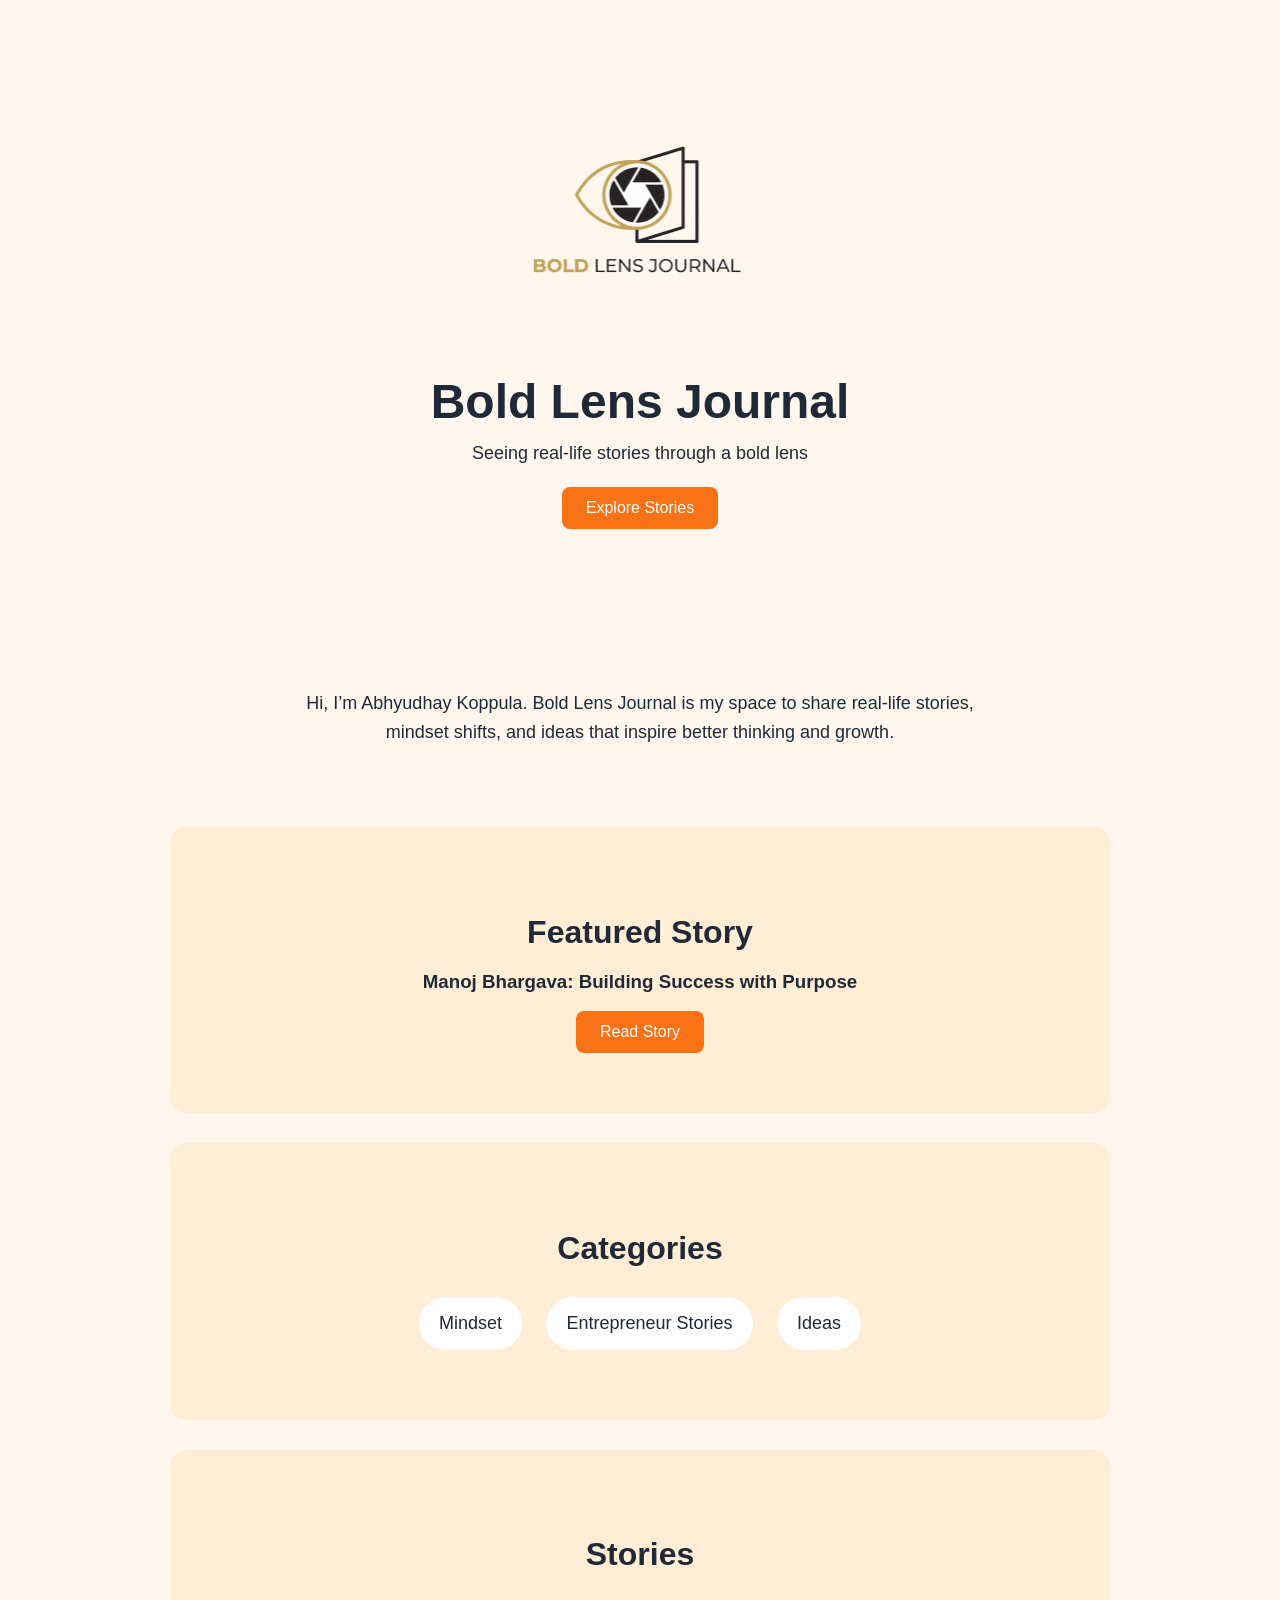
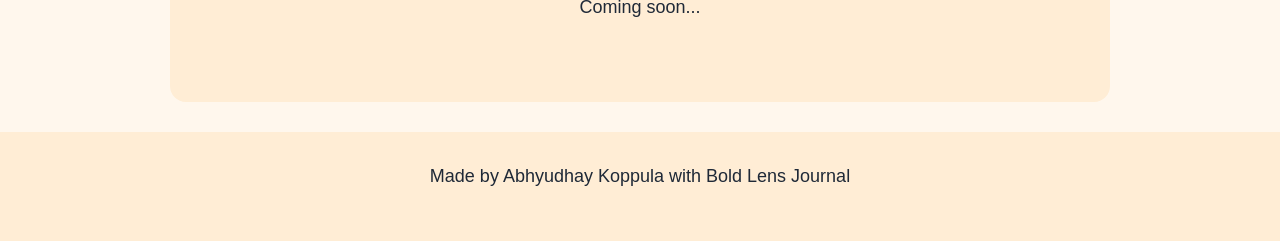
<file: index.html>
<!DOCTYPE html>
<html lang="en">
<head>
  <meta charset="UTF-8">
  <title>Bold Lens Journal</title>
  <link rel="stylesheet" href="styles/style.css">
</head>

<body>

  <section class="hero">
  <img src="assets/logo.png" alt="Bold Lens Journal logo" class="logo">
  <h1>Bold Lens Journal</h1>
  <p>Seeing real-life stories through a bold lens</p>
  <button>Explore Stories</button>
</section>

  <section class="intro">
    <p>
      Hi, I’m Abhyudhay Koppula.
      Bold Lens Journal is my space to share real-life stories, mindset shifts, and ideas that inspire better thinking and growth.
    </p>
  </section>

  <section class="featured">
    <h2>Featured Story</h2>
    <h3>Manoj Bhargava: Building Success with Purpose</h3>
    <a href="stories/story1.html">
  <button>Read Story</button>
</a>
  </section>

  <section class="categories">
    <h2>Categories</h2>
    <div class="category-list">
      <p>Mindset</p>
      <p>Entrepreneur Stories</p>
      <p>Ideas</p>
    </div>
  </section>

  <section class="stories" id="stories">
    <h2>Stories</h2>
    <p>Coming soon...</p>
  </section>

  <footer>
    <p>Made by Abhyudhay Koppula with Bold Lens Journal</p>
  </footer>

</body>

</html>
</file>
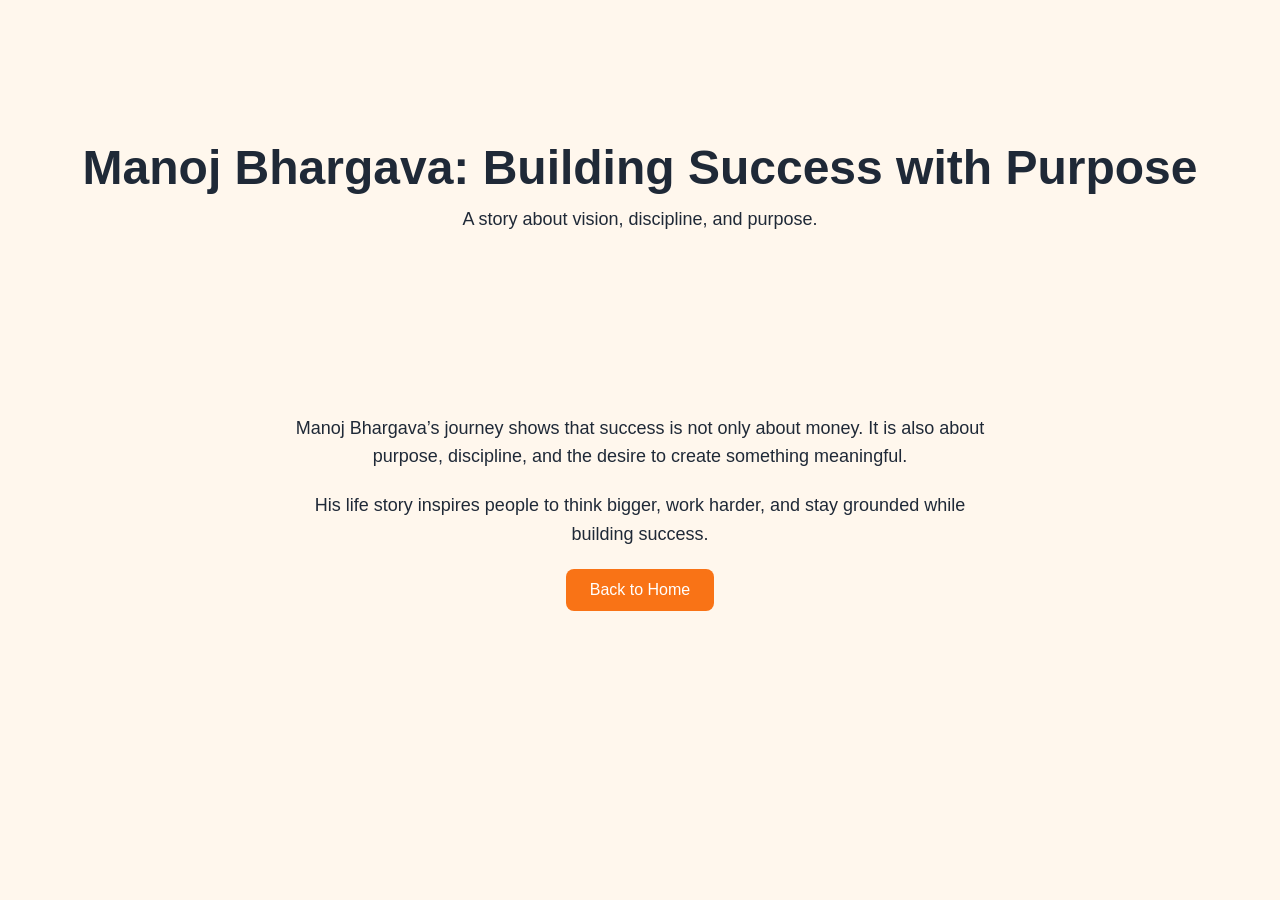
<file: stories/story1.html>
<!DOCTYPE html>
<html lang="en">
<head>
  <meta charset="UTF-8">
  <title>Manoj Bhargava: Building Success with Purpose</title>
  <link rel="stylesheet" href="../styles/style.css">
</head>
<body>

  <section class="hero">
    <h1>Manoj Bhargava: Building Success with Purpose</h1>
    <p>A story about vision, discipline, and purpose.</p>
  </section>

  <section class="intro">
    <p>
      Manoj Bhargava’s journey shows that success is not only about money. It is also about purpose, discipline, and the desire to create something meaningful.
    </p>
    <p>
      His life story inspires people to think bigger, work harder, and stay grounded while building success.
    </p>
    <a href="../index.html">
      <button>Back to Home</button>
    </a>
  </section>

</body>
</html>
</file>
<file: styles/style.css>
body {
  margin: 0;
  font-family: Arial, sans-serif;
  background-color: #FFF7ED;
  color: #1F2937;
  text-align: center;
}

section {
  padding: 60px 20px;
}

h1 {
  font-size: 48px;
  margin-bottom: 10px;
}

h2 {
  font-size: 32px;
  margin-bottom: 20px;
}

p {
  font-size: 18px;
  line-height: 1.6;
  max-width: 700px;
  margin: 0 auto 20px;
}

button {
  background-color: #F97316;
  color: white;
  border: none;
  padding: 12px 24px;
  border-radius: 8px;
  font-size: 16px;
  cursor: pointer;
}

footer {
  padding: 30px 20px;
  background-color: #FFEDD5;
}

.hero {
  padding: 100px 20px;
}

.intro,
.featured,
.categories,
.stories {
  max-width: 900px;
  margin: 0 auto;
}

.featured,
.categories,
.stories {
  background-color: #FFEDD5;
  border-radius: 16px;
  margin-bottom: 30px;
}

.category-list p {
  background-color: white;
  display: inline-block;
  margin: 10px;
  padding: 12px 20px;
  border-radius: 999px;
}

.stories:target {
  border: 3px solid #F97316;
  border-radius: 16px;
  padding: 60px 20px;
}

.logo {
  width: min(420px, 90vw);
  height: auto;
  display: block;
  margin-left: auto;
  margin-right: auto;
  margin-bottom: 20px;
}

html {
  scroll-behavior: smooth;
}
</file>
